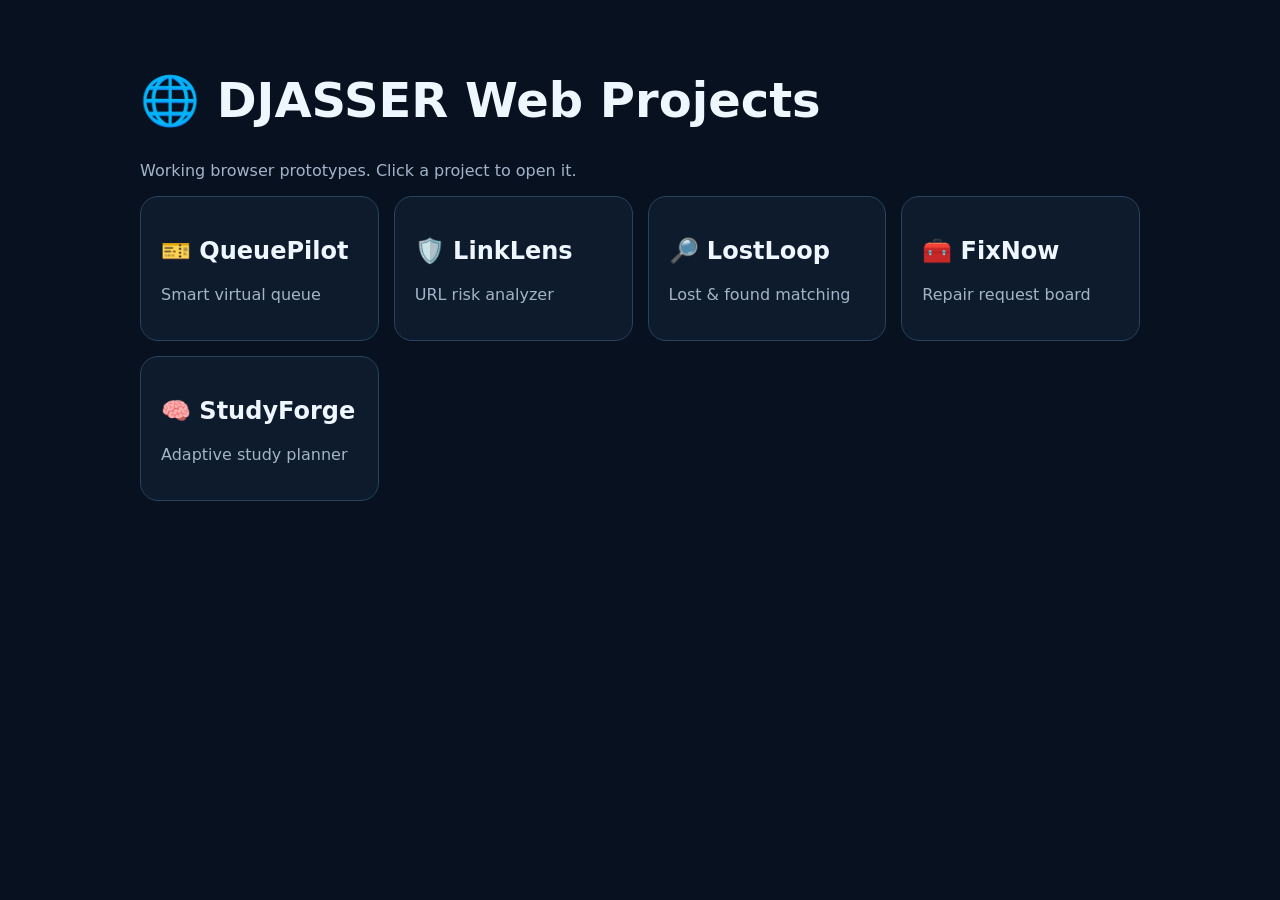
<file: web-projects/index.html>
<!doctype html>
<html lang="en">
<head>
<meta charset="utf-8">
<meta name="viewport" content="width=device-width,initial-scale=1">
<title>DJASSER — Web Projects</title>
<style>
body{margin:0;font-family:system-ui,sans-serif;background:#07111f;color:#eef6ff}
main{max-width:1000px;margin:auto;padding:40px 18px}
h1{font-size:48px}
.grid{display:grid;grid-template-columns:repeat(auto-fit,minmax(230px,1fr));gap:15px}
a{display:block;padding:20px;border:1px solid #29445f;border-radius:18px;background:#0d1b2d;color:inherit;text-decoration:none}
a:hover{transform:translateY(-3px);border-color:#5ee7ff}
p{color:#a4b4c8}
</style>
</head>
<body><main>
<h1>🌐 DJASSER Web Projects</h1>
<p>Working browser prototypes. Click a project to open it.</p>
<div class="grid">
<a href="queuepilot/index.html"><h2>🎫 QueuePilot</h2><p>Smart virtual queue</p></a>
<a href="linklens/index.html"><h2>🛡️ LinkLens</h2><p>URL risk analyzer</p></a>
<a href="lostloop/index.html"><h2>🔎 LostLoop</h2><p>Lost & found matching</p></a>
<a href="fixnow/index.html"><h2>🧰 FixNow</h2><p>Repair request board</p></a>
<a href="studyforge/index.html"><h2>🧠 StudyForge</h2><p>Adaptive study planner</p></a>
</div></main></body></html>
</file>
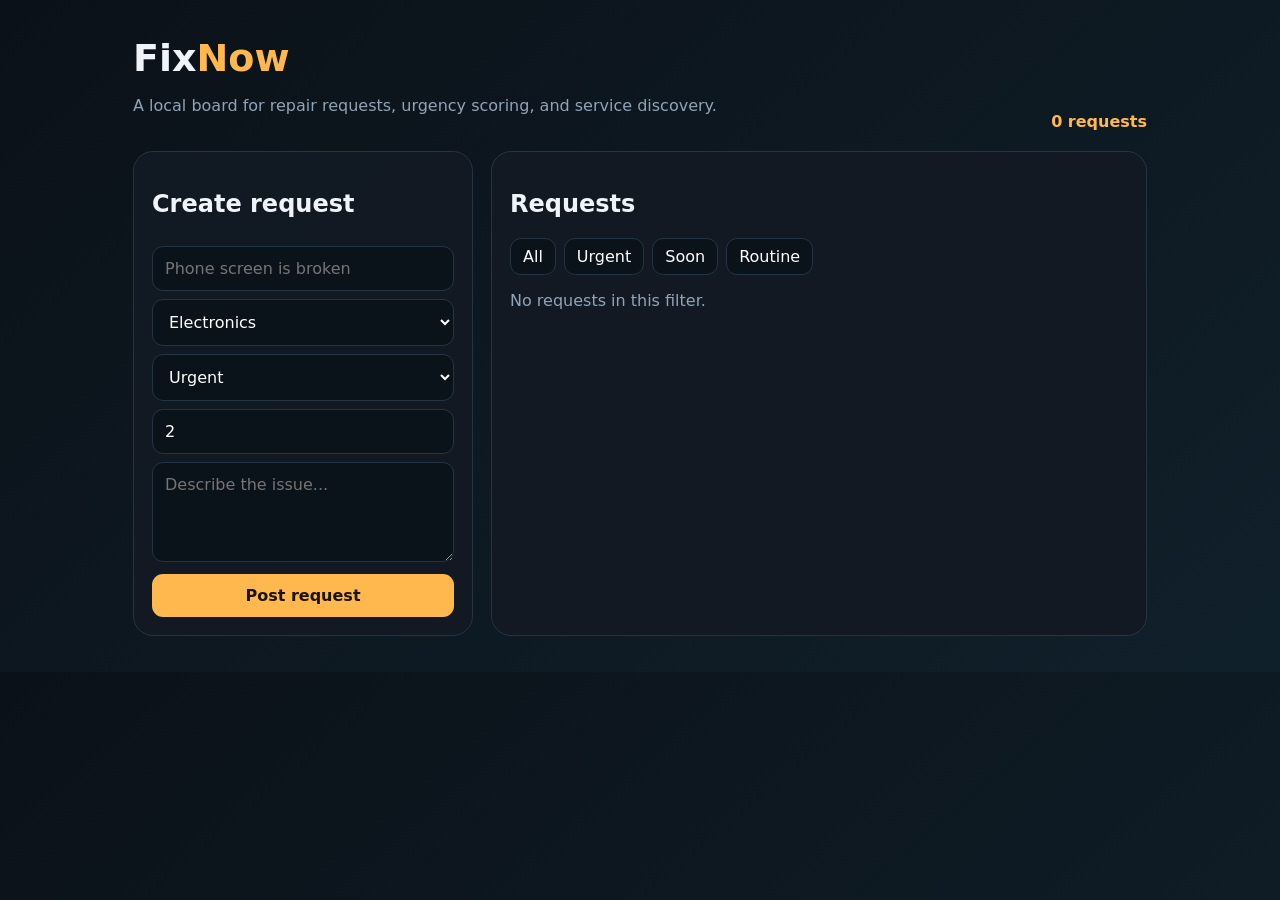
<file: web-projects/fixnow/index.html>
<!doctype html>
<html lang="en">
<head>
<meta charset="utf-8">
<meta name="viewport" content="width=device-width,initial-scale=1">
<title>FixNow — Community Repair Board</title>
<style>
:root{--bg:#0c1117;--panel:#121a23;--line:#253443;--text:#eef4fa;--muted:#91a3b6;--accent:#ffb84d;--green:#4fe0aa;--red:#ff6e7c}
*{box-sizing:border-box}body{margin:0;background:linear-gradient(140deg,#0b1118,#10202a);font-family:Inter,system-ui,sans-serif;color:var(--text)}.wrap{max-width:1050px;margin:auto;padding:36px 18px}.top{display:flex;justify-content:space-between;gap:16px;align-items:end}.brand{font-size:38px;font-weight:900}.brand span{color:var(--accent)}.muted{color:var(--muted)}.layout{display:grid;grid-template-columns:340px 1fr;gap:18px;margin-top:20px}@media(max-width:780px){.layout{grid-template-columns:1fr}}.card{background:rgba(18,26,35,.96);border:1px solid var(--line);border-radius:20px;padding:18px}input,select,textarea,button{width:100%;padding:12px;border:1px solid var(--line);border-radius:11px;background:#0a121a;color:white;font:inherit;margin-top:8px}textarea{min-height:100px}.primary{background:var(--accent);border:none;color:#1b1306;font-weight:900;cursor:pointer}.filters{display:flex;gap:8px;flex-wrap:wrap}.filters button{width:auto;margin:0;padding:8px 12px;cursor:pointer}.issue{padding:15px;border:1px solid var(--line);border-radius:15px;margin-bottom:10px;background:#0e161f}.row{display:flex;justify-content:space-between;gap:12px}.badge{padding:5px 8px;border-radius:999px;font-size:11px}.high{background:#3b1b22;color:#ffb0ba}.medium{background:#3d3119;color:#ffd88d}.low{background:#183128;color:#9de7ca}.score{font-weight:900;color:var(--accent)}
</style>
</head>
<body>
<div class="wrap">
<div class="top"><div><div class="brand">Fix<span>Now</span></div><p class="muted">A local board for repair requests, urgency scoring, and service discovery.</p></div><div class="score" id="stats">0 requests</div></div>
<div class="layout">
<section class="card">
<h2>Create request</h2>
<input id="title" placeholder="Phone screen is broken">
<select id="category"><option>Electronics</option><option>Plumbing</option><option>Electrical</option><option>Car</option><option>Home</option><option>Other</option></select>
<select id="urgency"><option value="3">Urgent</option><option value="2">Soon</option><option value="1">Routine</option></select>
<input id="distance" type="number" min="0" value="2" placeholder="Distance (km)">
<textarea id="desc" placeholder="Describe the issue..."></textarea>
<button class="primary" id="add">Post request</button>
</section>
<section class="card">
<h2>Requests</h2>
<div class="filters"><button data-f="all">All</button><button data-f="3">Urgent</button><button data-f="2">Soon</button><button data-f="1">Routine</button></div>
<div id="list" style="margin-top:14px"></div>
</section>
</div>
</div>
<script>
const KEY="fixnow-v1";let data=JSON.parse(localStorage.getItem(KEY)||"[]");let filter="all";const $=id=>document.getElementById(id);
function urgencyScore(x){return x.urgency*30 + Math.max(0,20-x.distance*4) + Math.min(20,x.desc.length/5)}
function render(){const list=data.filter(x=>filter==="all"||String(x.urgency)===filter).sort((a,b)=>urgencyScore(b)-urgencyScore(a));$("stats").textContent=`${data.length} requests`;$("list").innerHTML=list.map(x=>`<article class="issue"><div class="row"><strong>${esc(x.title)}</strong><span class="badge ${x.urgency===3?"high":x.urgency===2?"medium":"low"}">${x.urgency===3?"URGENT":x.urgency===2?"SOON":"ROUTINE"}</span></div><p class="muted">${esc(x.desc)}</p><div class="row"><span class="muted">${x.category} · ${x.distance} km</span><span class="score">Priority ${Math.round(urgencyScore(x))}</span></div></article>`).join("")||'<p class="muted">No requests in this filter.</p>'}
function esc(s){return String(s).replace(/[&<>"']/g,m=>({"&":"&amp;","<":"&lt;",">":"&gt;",'"':"&quot;","'":"&#039;"}[m]))}
$("add").onclick=()=>{const title=$("title").value.trim();if(!title)return alert("Add a title.");data.push({title,category:$("category").value,urgency:Number($("urgency").value),distance:Number($("distance").value)||0,desc:$("desc").value.trim(),time:Date.now()});$("title").value="";$("desc").value="";localStorage.setItem(KEY,JSON.stringify(data));render()}
document.querySelectorAll("[data-f]").forEach(b=>b.onclick=()=>{filter=b.dataset.f;render()});render()
</script>
</body>
</html>
</file>
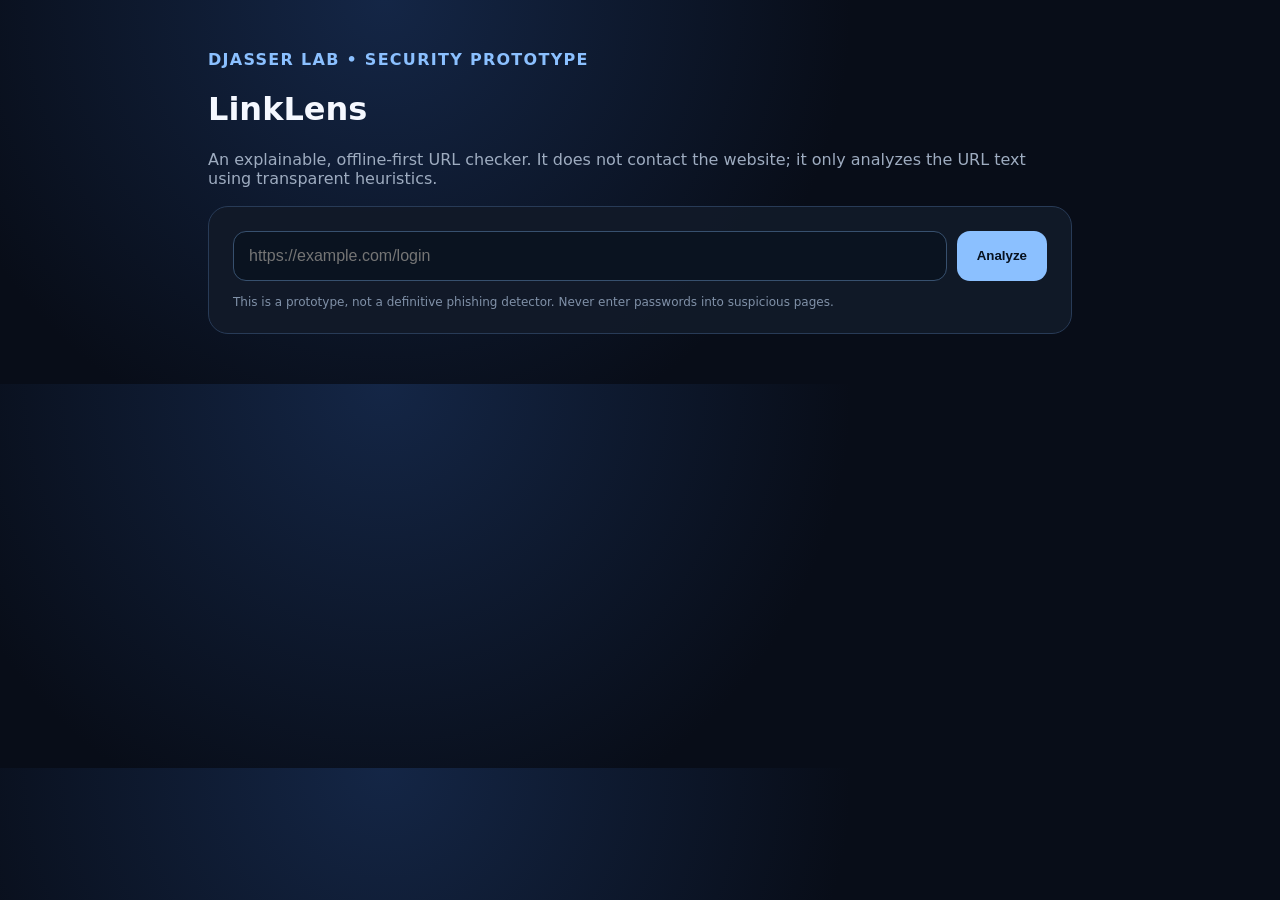
<file: web-projects/linklens/index.html>
<!doctype html>
<html lang="en">
<head>
<meta charset="utf-8">
<meta name="viewport" content="width=device-width,initial-scale=1">
<title>LinkLens — URL Risk Analyzer</title>
<style>
:root{--bg:#080d18;--card:#111a29;--line:#283b57;--text:#f5f8ff;--muted:#9eacc0;--good:#59e391;--warn:#ffd36a;--bad:#ff7085}
*{box-sizing:border-box}body{margin:0;background:radial-gradient(circle at 30% 0,#142646,#080d18 48%);font-family:Inter,system-ui,sans-serif;color:var(--text)}.wrap{max-width:900px;margin:auto;padding:50px 18px}.eyebrow{color:#8bc0ff;font-weight:800;letter-spacing:.08em}.card{margin-top:18px;background:rgba(17,26,41,.95);border:1px solid var(--line);border-radius:20px;padding:24px}.input{display:flex;gap:10px}.input input{flex:1;padding:15px;border:1px solid #37506e;background:#0a1320;border-radius:13px;color:#fff;font-size:16px}.input button{padding:0 20px;border-radius:13px;border:none;background:#8bc0ff;color:#07111f;font-weight:900;cursor:pointer}.score{display:flex;align-items:center;gap:20px}.circle{width:110px;height:110px;border-radius:50%;display:grid;place-items:center;border:8px solid var(--good);font-size:32px;font-weight:900}.muted{color:var(--muted)}.grid{display:grid;grid-template-columns:repeat(2,1fr);gap:12px}@media(max-width:650px){.grid{grid-template-columns:1fr}.input{flex-direction:column}.input button{padding:14px}}
.signal{padding:13px;border:1px solid #263b55;border-radius:14px;background:#0c1624}.signal b{display:block;margin-bottom:4px}.bad{color:var(--bad)}.warn{color:var(--warn)}.good{color:var(--good)}.note{font-size:12px;color:#8091a8;margin-top:14px}
</style>
</head>
<body>
<div class="wrap">
<div class="eyebrow">DJASSER LAB • SECURITY PROTOTYPE</div>
<h1>LinkLens</h1>
<p class="muted">An explainable, offline-first URL checker. It does not contact the website; it only analyzes the URL text using transparent heuristics.</p>
<div class="card">
<div class="input"><input id="url" placeholder="https://example.com/login"><button id="scan">Analyze</button></div>
<div id="result"></div>
<div class="note">This is a prototype, not a definitive phishing detector. Never enter passwords into suspicious pages.</div>
</div>
</div>
<script>
const suspiciousTlds=[".zip",".mov",".click",".top",".work",".xyz"];
const riskyWords=["login","verify","update","secure","account","wallet","password","confirm","urgent","gift"];
function analyze(raw){
 let value=raw.trim(); if(!/^https?:\/\//i.test(value)) value="https://"+value;
 let u; try{u=new URL(value)}catch{return {score:0,level:"Invalid URL",signals:["The text is not a valid URL."]}};
 let score=0, signals=[];
 const host=u.hostname.toLowerCase();
 if(host.includes("xn--")){score+=25;signals.push(["Punycode domain","warn","Homograph-like domains can visually mimic another site."])}
 if(/\d{1,3}(\.\d{1,3}){3}$/.test(host)){score+=20;signals.push(["IP address as host","warn","Real services usually use a recognizable domain name."])}
 if(host.split(".").length>3){score+=10;signals.push(["Many subdomains","warn","Long subdomain chains deserve extra inspection."])}
 if(u.protocol!=="https:"){score+=25;signals.push(["No HTTPS","bad","The URL uses HTTP instead of HTTPS."])}
 if(value.length>120){score+=10;signals.push(["Very long URL","warn","Long URLs may hide the real destination or tracking data."])}
 if(/[=@]/.test(u.username)){score+=15;signals.push(["Embedded username","warn","Username sections in URLs can be misleading."])}
 suspiciousTlds.forEach(t=>{if(host.endsWith(t)){score+=12;signals.push([`Uncommon TLD: ${t}`,"warn","This alone is not malicious, but it increases the need for verification."])}})
 riskyWords.forEach(word=>{if((host+u.pathname).includes(word)){score+=4;signals.push([`Sensitive word: ${word}`,"warn","Login/account language is often used in phishing lures."])}})
 if(["google.com","microsoft.com","apple.com","github.com","openai.com"].includes(host)){score=Math.max(0,score-20);signals.push(["Recognized major domain","good","The hostname matches a well-known domain exactly."])}
 score=Math.min(100,score);
 const level=score<25?"Low risk":score<55?"Needs review":"High risk";
 return {score,level,signals:[...new Map(signals.map(x=>[x[0],x])).values()]};
}
function render(r){
 const color=r.score<25?"good":r.score<55?"warn":"bad";
 document.getElementById("result").innerHTML=`<div style="margin-top:22px"><div class="score"><div class="circle ${color}">${r.score}</div><div><h2>${r.level}</h2><p class="muted">Risk score based on visible URL characteristics.</p></div></div><div class="grid" style="margin-top:18px">${(r.signals.length?r.signals:[["No obvious red flags","good","The URL passed the current prototype checks."]]).map(s=>`<div class="signal"><b class="${s[1]}">${s[0]}</b><span class="muted">${s[2]}</span></div>`).join("")}</div></div>`;
}
document.getElementById("scan").onclick=()=>render(analyze(document.getElementById("url").value));
</script>
</body>
</html>
</file>
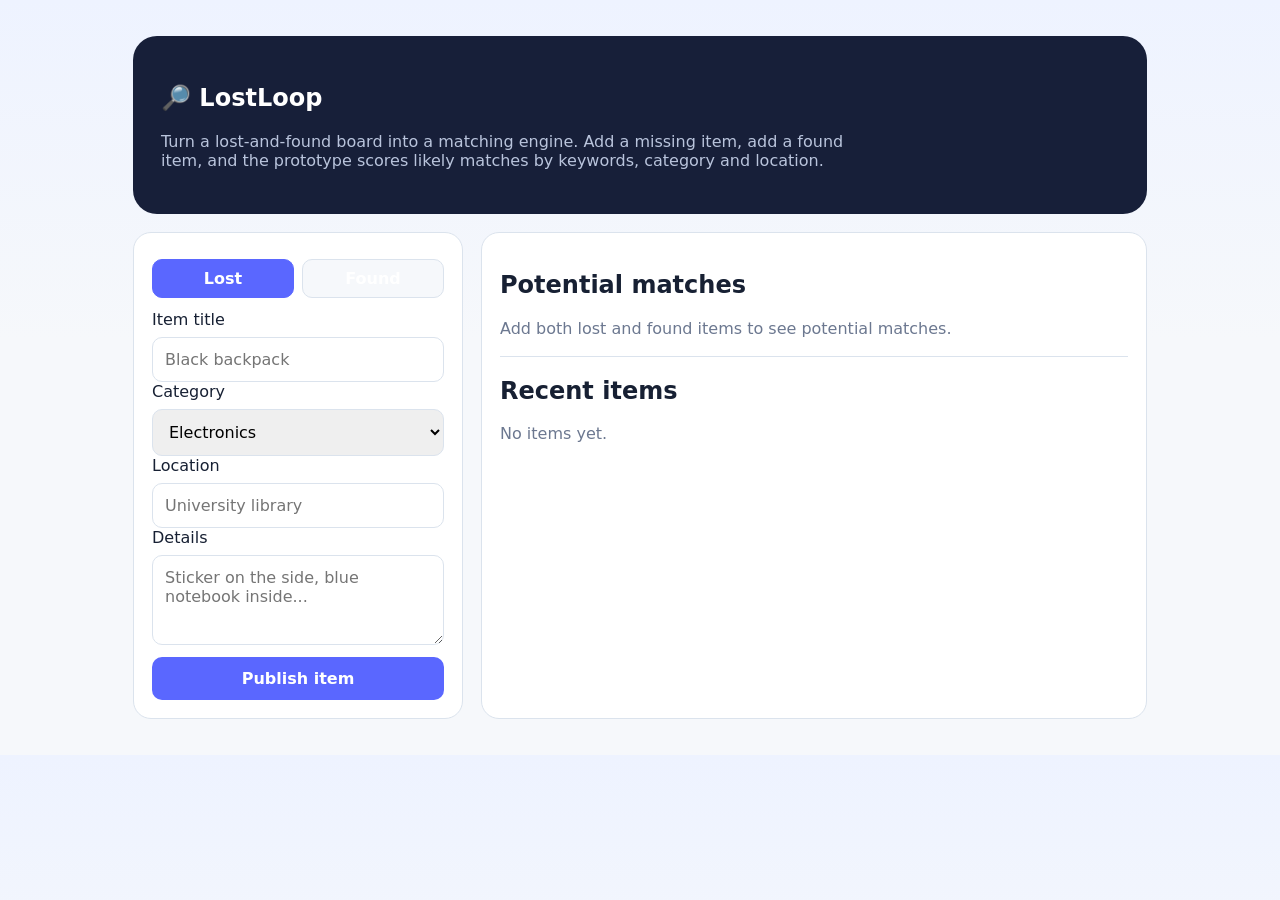
<file: web-projects/lostloop/index.html>
<!doctype html>
<html lang="en">
<head>
<meta charset="utf-8">
<meta name="viewport" content="width=device-width,initial-scale=1">
<title>LostLoop — Smart Lost & Found</title>
<style>
:root{--bg:#f6f8fb;--card:#fff;--text:#172033;--muted:#6c7890;--line:#dbe3ed;--accent:#5a67ff;--good:#1ca67a}
*{box-sizing:border-box}body{margin:0;background:linear-gradient(180deg,#eef3ff,#f6f8fb 45%);font-family:Inter,system-ui,sans-serif;color:var(--text)}.wrap{max-width:1050px;margin:auto;padding:36px 18px}.hero{background:#171f39;color:white;border-radius:24px;padding:28px}.hero p{color:#b9c4dc;max-width:700px}.grid{display:grid;grid-template-columns:330px 1fr;gap:18px;margin-top:18px}@media(max-width:800px){.grid{grid-template-columns:1fr}}.card{background:var(--card);border:1px solid var(--line);border-radius:18px;padding:18px}.tabs{display:flex;gap:8px;margin-bottom:12px}.tab{padding:9px 12px;border:1px solid var(--line);border-radius:10px;background:#f6f8fb;cursor:pointer}.tab.active{background:var(--accent);color:white;border-color:var(--accent)}input,select,textarea,button{width:100%;padding:12px;border:1px solid var(--line);border-radius:10px;font:inherit;margin-top:8px}textarea{min-height:90px;resize:vertical}button{background:var(--accent);border:none;color:white;font-weight:800;cursor:pointer}.item{display:grid;grid-template-columns:1fr auto;gap:10px;padding:14px;border:1px solid var(--line);border-radius:14px;margin-bottom:10px}.score{font-weight:900;color:var(--good)}.muted{color:var(--muted)}.small{font-size:12px;color:var(--muted)}
</style>
</head>
<body>
<div class="wrap">
<section class="hero"><h1>🔎 LostLoop</h1><p>Turn a lost-and-found board into a matching engine. Add a missing item, add a found item, and the prototype scores likely matches by keywords, category and location.</p></section>
<div class="grid">
<section class="card"><div class="tabs"><button class="tab active" id="lostTab">Lost</button><button class="tab" id="foundTab">Found</button></div>
<label>Item title<input id="title" placeholder="Black backpack"></label>
<label>Category<select id="category"><option>Electronics</option><option>Documents</option><option>Keys</option><option>Bag</option><option>Clothing</option><option>Other</option></select></label>
<label>Location<input id="location" placeholder="University library"></label>
<label>Details<textarea id="details" placeholder="Sticker on the side, blue notebook inside..."></textarea></label>
<button id="add">Publish item</button></section>
<section class="card"><h2>Potential matches</h2><div id="matches"></div><hr style="border:none;border-top:1px solid var(--line);margin:18px 0"><h2>Recent items</h2><div id="items"></div></section>
</div>
</div>
<script>
const KEY="lostloop-v1";let type="lost";let items=JSON.parse(localStorage.getItem(KEY)||"[]");const $=id=>document.getElementById(id);
function save(){localStorage.setItem(KEY,JSON.stringify(items));render()}
function words(s){return new Set((s.toLowerCase().match(/[a-z0-9]+/g)||[]))}
function score(a,b){
 let score=0;if(a.category===b.category)score+=35;if(a.location.toLowerCase()===b.location.toLowerCase())score+=25;
 const wa=words(a.title+" "+a.details),wb=words(b.title+" "+b.details);let common=0;for(const w of wa)if(w.length>2&&wb.has(w))common++;
 score+=Math.min(40,common*10);return Math.min(100,score)
}
function render(){
 const opposite=type==="lost"?"found":"lost";const current=items.filter(x=>x.type===type);
 const matches=[];
 current.forEach(x=>items.filter(y=>y.type===opposite).map(y=>({x,y,s:score(x,y)})).filter(z=>z.s>=25).forEach(z=>matches.push(z)));
 matches.sort((a,b)=>b.s-a.s);
 $("matches").innerHTML=matches.slice(0,5).map(m=>`<div class="item"><div><strong>${m.x.title}</strong> ↔ <strong>${m.y.title}</strong><div class="small">${m.x.location} · ${m.y.location}</div></div><div class="score">${m.s}%</div></div>`).join("")||'<p class="muted">Add both lost and found items to see potential matches.</p>';
 $("items").innerHTML=items.slice().reverse().map(x=>`<div class="item"><div><strong>${x.title}</strong><div class="small">${x.type.toUpperCase()} · ${x.category} · ${x.location}</div></div><div class="small">${new Date(x.time).toLocaleDateString()}</div></div>`).join("")||'<p class="muted">No items yet.</p>'
}
$("lostTab").onclick=()=>{type="lost";$("lostTab").classList.add("active");$("foundTab").classList.remove("active");render()}
$("foundTab").onclick=()=>{type="found";$("foundTab").classList.add("active");$("lostTab").classList.remove("active");render()}
$("add").onclick=()=>{const title=$("title").value.trim();if(!title)return alert("Enter an item title.");items.push({type,title,category:$("category").value,location:$("location").value.trim(),details:$("details").value.trim(),time:Date.now()});$("title").value="";$("location").value="";$("details").value="";save()}
render();
</script>
</body>
</html>
</file>
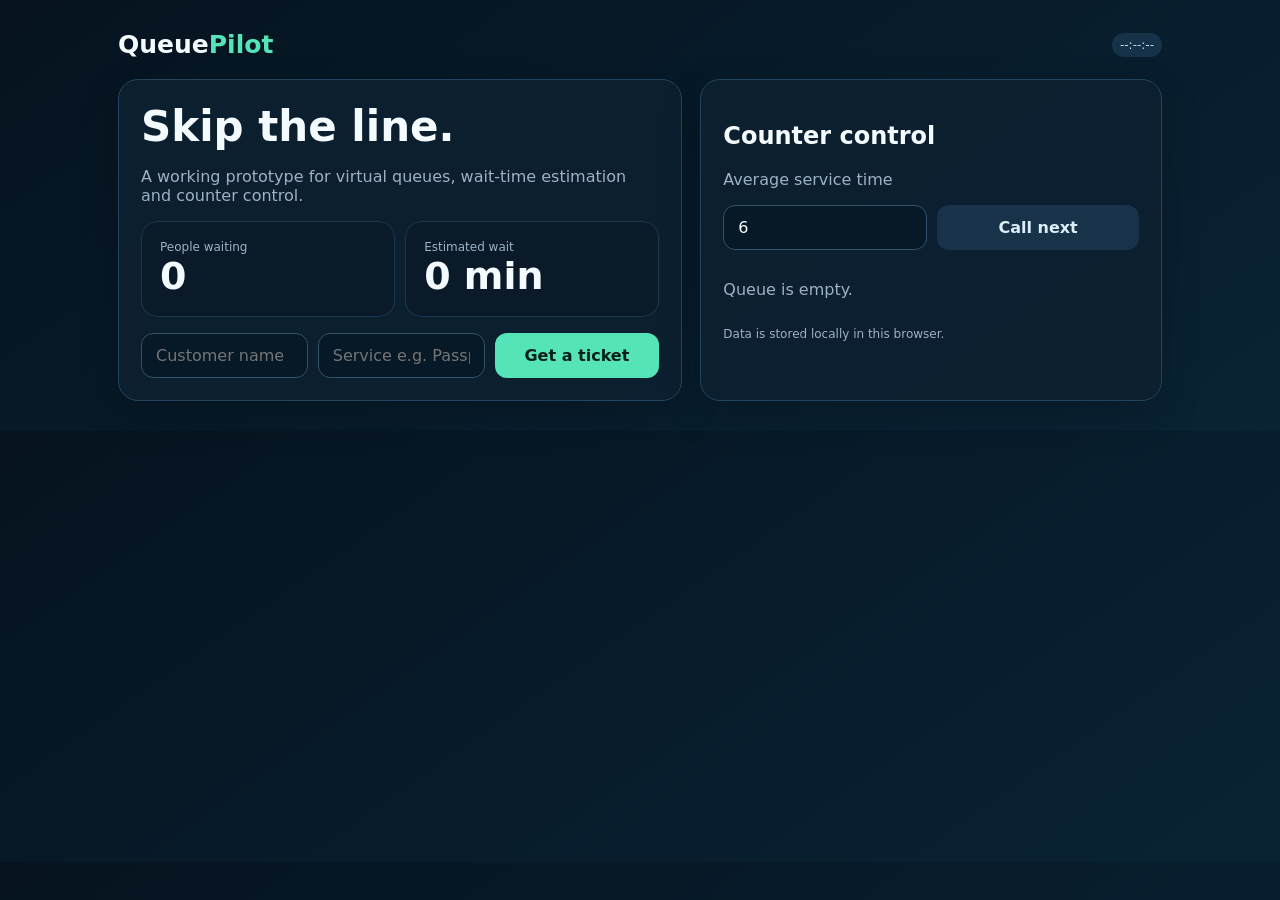
<file: web-projects/queuepilot/index.html>
<!doctype html>
<html lang="en">
<head>
<meta charset="utf-8">
<meta name="viewport" content="width=device-width,initial-scale=1">
<title>QueuePilot — Smart Virtual Queue</title>
<style>
:root{--bg:#06131f;--panel:#0d2030;--panel2:#102a3f;--text:#f4fbff;--muted:#9bb2c6;--accent:#54e4b7;--danger:#ff6b7a;--line:#21455e}
*{box-sizing:border-box}body{margin:0;background:linear-gradient(145deg,#06131f,#092335);font-family:Inter,system-ui,sans-serif;color:var(--text)}.wrap{max-width:1080px;margin:auto;padding:30px 18px}
header{display:flex;justify-content:space-between;gap:16px;align-items:center;margin-bottom:20px}.brand{font-size:25px;font-weight:800}.brand span{color:var(--accent)}
.grid{display:grid;grid-template-columns:1.1fr .9fr;gap:18px}@media(max-width:780px){.grid{grid-template-columns:1fr}}
.card{background:rgba(13,32,48,.92);border:1px solid var(--line);border-radius:20px;padding:22px;box-shadow:0 14px 40px rgba(0,0,0,.2)}h1{margin:0 0 8px;font-size:42px}.muted{color:var(--muted)}.stat{background:#0a1a29;border:1px solid #1a3850;border-radius:16px;padding:18px}.big{font-size:38px;font-weight:800}.row{display:flex;gap:10px;flex-wrap:wrap}.row> *{flex:1}
input,select,button{width:100%;padding:12px 14px;border-radius:12px;border:1px solid #31536b;background:#071927;color:var(--text);font:inherit}button{cursor:pointer;background:var(--accent);border:none;color:#052018;font-weight:800}button.secondary{background:#183349;color:#dceef8}.queue{margin-top:14px;display:grid;gap:10px}.ticket{padding:13px 14px;border-radius:12px;background:#0a1c2b;border:1px solid #1c3c53;display:flex;justify-content:space-between;align-items:center}.chip{padding:5px 8px;border-radius:99px;background:#153248;color:#b5d7e7;font-size:12px}.notice{margin-top:12px;padding:12px;border-radius:12px;background:#0b2a2d;color:#bcefe7;display:none}.mini{font-size:12px;color:var(--muted)}
</style>
</head>
<body>
<div class="wrap">
<header><div class="brand">Queue<span>Pilot</span></div><div class="chip" id="clock">--:--:--</div></header>
<div class="grid">
<section class="card">
<h1>Skip the line.</h1><p class="muted">A working prototype for virtual queues, wait-time estimation and counter control.</p>
<div class="row">
<div class="stat"><div class="mini">People waiting</div><div class="big" id="count">0</div></div>
<div class="stat"><div class="mini">Estimated wait</div><div class="big"><span id="wait">0</span> min</div></div>
</div>
<div style="margin-top:16px" class="row">
<input id="name" placeholder="Customer name">
<input id="service" placeholder="Service e.g. Passport">
<button id="join">Get a ticket</button>
</div>
<div class="notice" id="ticketNotice"></div>
</section>
<section class="card">
<h2>Counter control</h2>
<p class="muted">Average service time</p>
<div class="row"><input id="serviceTime" type="number" min="1" value="6"><button id="next" class="secondary">Call next</button></div>
<div class="queue" id="queue"></div>
<p class="mini">Data is stored locally in this browser.</p>
</section>
</div>
</div>
<script>
const KEY="queuepilot-v1";
let state=JSON.parse(localStorage.getItem(KEY)||'{"items":[],"next":101,"serviceTime":6}');
const $=id=>document.getElementById(id);
function save(){localStorage.setItem(KEY,JSON.stringify(state));render()}
function estimate(){return state.items.length*Number(state.serviceTime||6)}
function render(){
 $("count").textContent=state.items.length;
 $("wait").textContent=estimate();
 $("serviceTime").value=state.serviceTime;
 $("queue").innerHTML=state.items.map((x,i)=>`<div class="ticket"><div><strong>#${x.ticket}</strong> ${escapeHtml(x.name)}<div class="mini">${escapeHtml(x.service)}</div></div><span class="chip">${i*Number(state.serviceTime)} min</span></div>`).join("")||'<p class="muted">Queue is empty.</p>';
}
function escapeHtml(s){return String(s).replace(/[&<>"']/g,m=>({"&":"&amp;","<":"&lt;",">":"&gt;",'"':"&quot;","'":"&#039;"}[m]))}
$("join").onclick=()=>{const name=$("name").value.trim()||"Guest";const service=$("service").value.trim()||"General service";state.items.push({ticket:state.next++,name,service});$("name").value="";$("service").value="";$("ticketNotice").style.display="block";$("ticketNotice").textContent=`Ticket #${state.items.at(-1).ticket} created — estimated wait ${estimate()} minutes.`;save()}
$("next").onclick=()=>{if(!state.items.length)return;const served=state.items.shift();alert(`Now serving #${served.ticket} — ${served.name}`);save()}
$("serviceTime").oninput=e=>{state.serviceTime=Math.max(1,Number(e.target.value)||6);save()}
setInterval(()=>{$("clock").textContent=new Date().toLocaleTimeString()},1000);render();
</script>
</body>
</html>
</file>
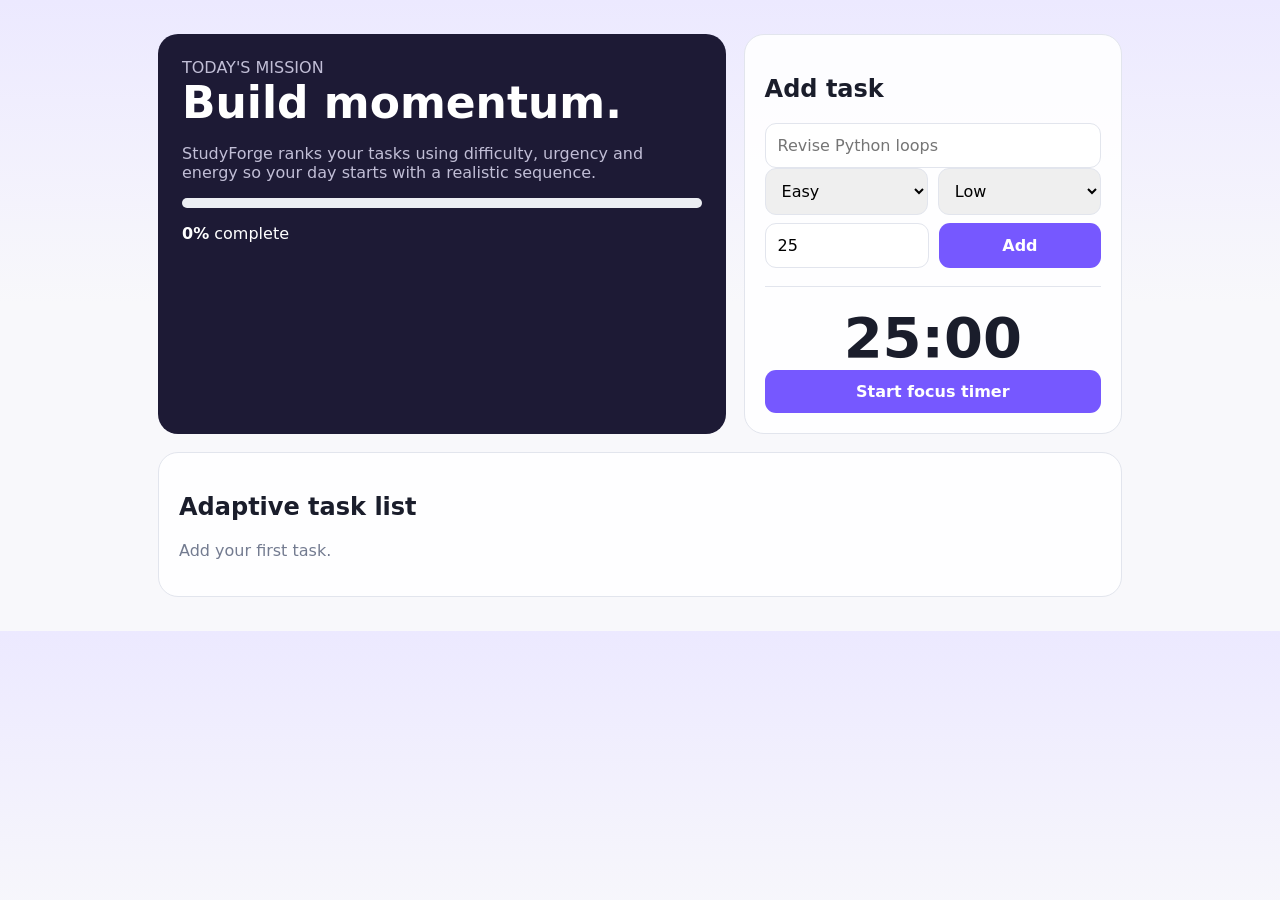
<file: web-projects/studyforge/index.html>
<!doctype html>
<html lang="en">
<head>
<meta charset="utf-8">
<meta name="viewport" content="width=device-width,initial-scale=1">
<title>StudyForge — Adaptive Study Mission</title>
<style>
:root{--bg:#f7f7fb;--card:#fff;--ink:#1a1d2b;--muted:#737b90;--accent:#7658ff;--line:#e2e5ed;--green:#21aa78}
*{box-sizing:border-box}body{margin:0;background:linear-gradient(180deg,#ece9ff,#f8f8fb 48%);font-family:Inter,system-ui,sans-serif;color:var(--ink)}.wrap{max-width:1000px;margin:auto;padding:34px 18px}.hero{display:grid;grid-template-columns:1.2fr .8fr;gap:18px}@media(max-width:760px){.hero{grid-template-columns:1fr}}.card{background:rgba(255,255,255,.9);border:1px solid var(--line);border-radius:20px;padding:20px}.mission{background:#1d1a35;color:white;border-radius:20px;padding:24px}.mission h1{font-size:44px;margin:0 0 8px}.muted{color:var(--muted)}.mission .muted{color:#c1bed6}input,select,button{width:100%;padding:12px;border:1px solid var(--line);border-radius:11px;font:inherit}button{background:var(--accent);color:white;border:none;font-weight:900;cursor:pointer}.task{border:1px solid var(--line);padding:14px;border-radius:14px;margin-top:10px}.task.done{opacity:.6;text-decoration:line-through}.row{display:flex;gap:10px}.row>*{flex:1}.meter{height:10px;background:#eceef3;border-radius:99px;overflow:hidden}.bar{height:100%;background:var(--accent);width:0}.timer{font-size:56px;font-weight:900;text-align:center}
</style>
</head>
<body>
<div class="wrap">
<div class="hero">
<section class="mission"><div class="muted">TODAY'S MISSION</div><h1 id="mission">Build momentum.</h1><p class="muted">StudyForge ranks your tasks using difficulty, urgency and energy so your day starts with a realistic sequence.</p><div class="meter"><div class="bar" id="bar"></div></div><p><strong id="progress">0%</strong> complete</p></section>
<section class="card"><h2>Add task</h2><input id="title" placeholder="Revise Python loops"><div class="row"><select id="difficulty"><option value="1">Easy</option><option value="2">Medium</option><option value="3">Hard</option></select><select id="urgency"><option value="1">Low</option><option value="2">Medium</option><option value="3">High</option></select></div><div class="row" style="margin-top:8px"><input id="mins" type="number" value="25" min="5"><button id="add">Add</button></div><hr style="border:none;border-top:1px solid var(--line);margin:18px 0"><div class="timer" id="timer">25:00</div><button id="start">Start focus timer</button></section>
</div>
<section class="card" style="margin-top:18px"><h2>Adaptive task list</h2><div id="tasks"></div></section>
</div>
<script>
const KEY="studyforge-v1";let tasks=JSON.parse(localStorage.getItem(KEY)||"[]");let timer=null,seconds=1500;const $=id=>document.getElementById(id);
function priority(x){return x.difficulty*35+x.urgency*35+x.mins/5}
function save(){localStorage.setItem(KEY,JSON.stringify(tasks));render()}
function render(){const done=tasks.filter(t=>t.done).length;const pct=tasks.length?Math.round(done/tasks.length*100):0;$("progress").textContent=pct+"%";$("bar").style.width=pct+"%";const sorted=[...tasks].sort((a,b)=>(b.done? -1:0)+priority(b)-(a.done? -1:0)-priority(a));$("tasks").innerHTML=sorted.map(x=>`<div class="task ${x.done?"done":""}"><div class="row"><div><strong>${esc(x.title)}</strong><div class="muted">${x.mins} min · ${x.difficulty===3?"Hard":x.difficulty===2?"Medium":"Easy"} · ${x.urgency===3?"High":x.urgency===2?"Medium":"Low"}</div></div><button onclick="toggle('${x.id}')">${x.done?"Undo":"Done"}</button></div></div>`).join("")||'<p class="muted">Add your first task.</p>'}
function toggle(id){const x=tasks.find(t=>t.id===id);x.done=!x.done;save()}
function esc(s){return String(s).replace(/[&<>"']/g,m=>({"&":"&amp;","<":"&lt;",">":"&gt;",'"':"&quot;","'":"&#039;"}[m]))}
$("add").onclick=()=>{const title=$("title").value.trim();if(!title)return;tasks.push({id:crypto.randomUUID(),title,mins:Number($("mins").value)||25,difficulty:Number($("difficulty").value),urgency:Number($("urgency").value),done:false});$("title").value="";save()}
function paint(){const m=Math.floor(seconds/60),s=seconds%60;$("timer").textContent=String(m).padStart(2,"0")+":"+String(s).padStart(2,"0")}
$("start").onclick=()=>{if(timer){clearInterval(timer);timer=null;$("start").textContent="Resume focus timer";return}timer=setInterval(()=>{if(seconds<=0){clearInterval(timer);timer=null;alert("Focus session complete!");return}seconds--;paint()},1000);$("start").textContent="Pause timer"}
paint();render()
</script>
</body>
</html>
</file>
